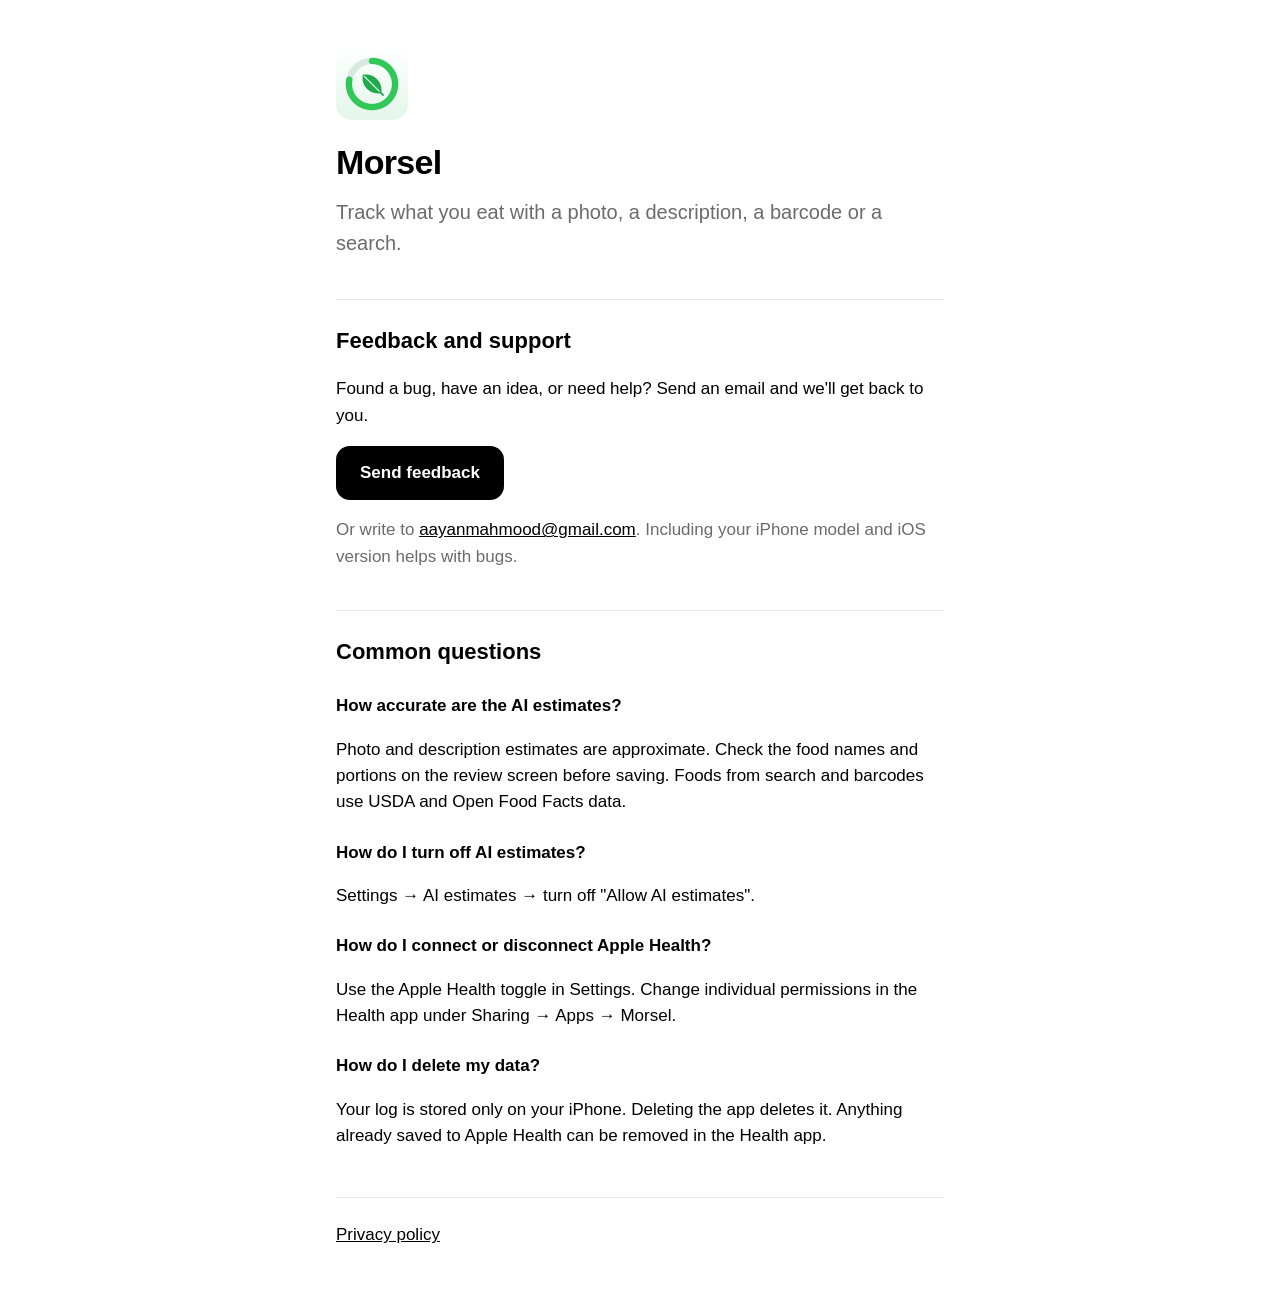
<file: index.html>
<!doctype html>
<html lang="en">
<head>
<meta charset="utf-8">
<meta name="viewport" content="width=device-width, initial-scale=1">
<title>Morsel Support</title>
<link rel="stylesheet" href="style.css">
</head>
<body>
<main>
  <img src="icon.png" alt="" width="72" height="72" class="icon">
  <h1>Morsel</h1>
  <p class="lead">Track what you eat with a photo, a description, a barcode or a search.</p>

  <h2>Feedback and support</h2>
  <p>Found a bug, have an idea, or need help? Send an email and we'll get back to you.</p>
  <p><a class="button" href="mailto:aayanmahmood@gmail.com?subject=Morsel%20feedback">Send feedback</a></p>
  <p class="muted">Or write to <a href="mailto:aayanmahmood@gmail.com">aayanmahmood@gmail.com</a>. Including your iPhone model and iOS version helps with bugs.</p>

  <h2>Common questions</h2>
  <h3>How accurate are the AI estimates?</h3>
  <p>Photo and description estimates are approximate. Check the food names and portions on the review screen before saving. Foods from search and barcodes use USDA and Open Food Facts data.</p>
  <h3>How do I turn off AI estimates?</h3>
  <p>Settings → AI estimates → turn off "Allow AI estimates".</p>
  <h3>How do I connect or disconnect Apple Health?</h3>
  <p>Use the Apple Health toggle in Settings. Change individual permissions in the Health app under Sharing → Apps → Morsel.</p>
  <h3>How do I delete my data?</h3>
  <p>Your log is stored only on your iPhone. Deleting the app deletes it. Anything already saved to Apple Health can be removed in the Health app.</p>

  <footer><a href="privacy.html">Privacy policy</a></footer>
</main>
</body>
</html>
</file>
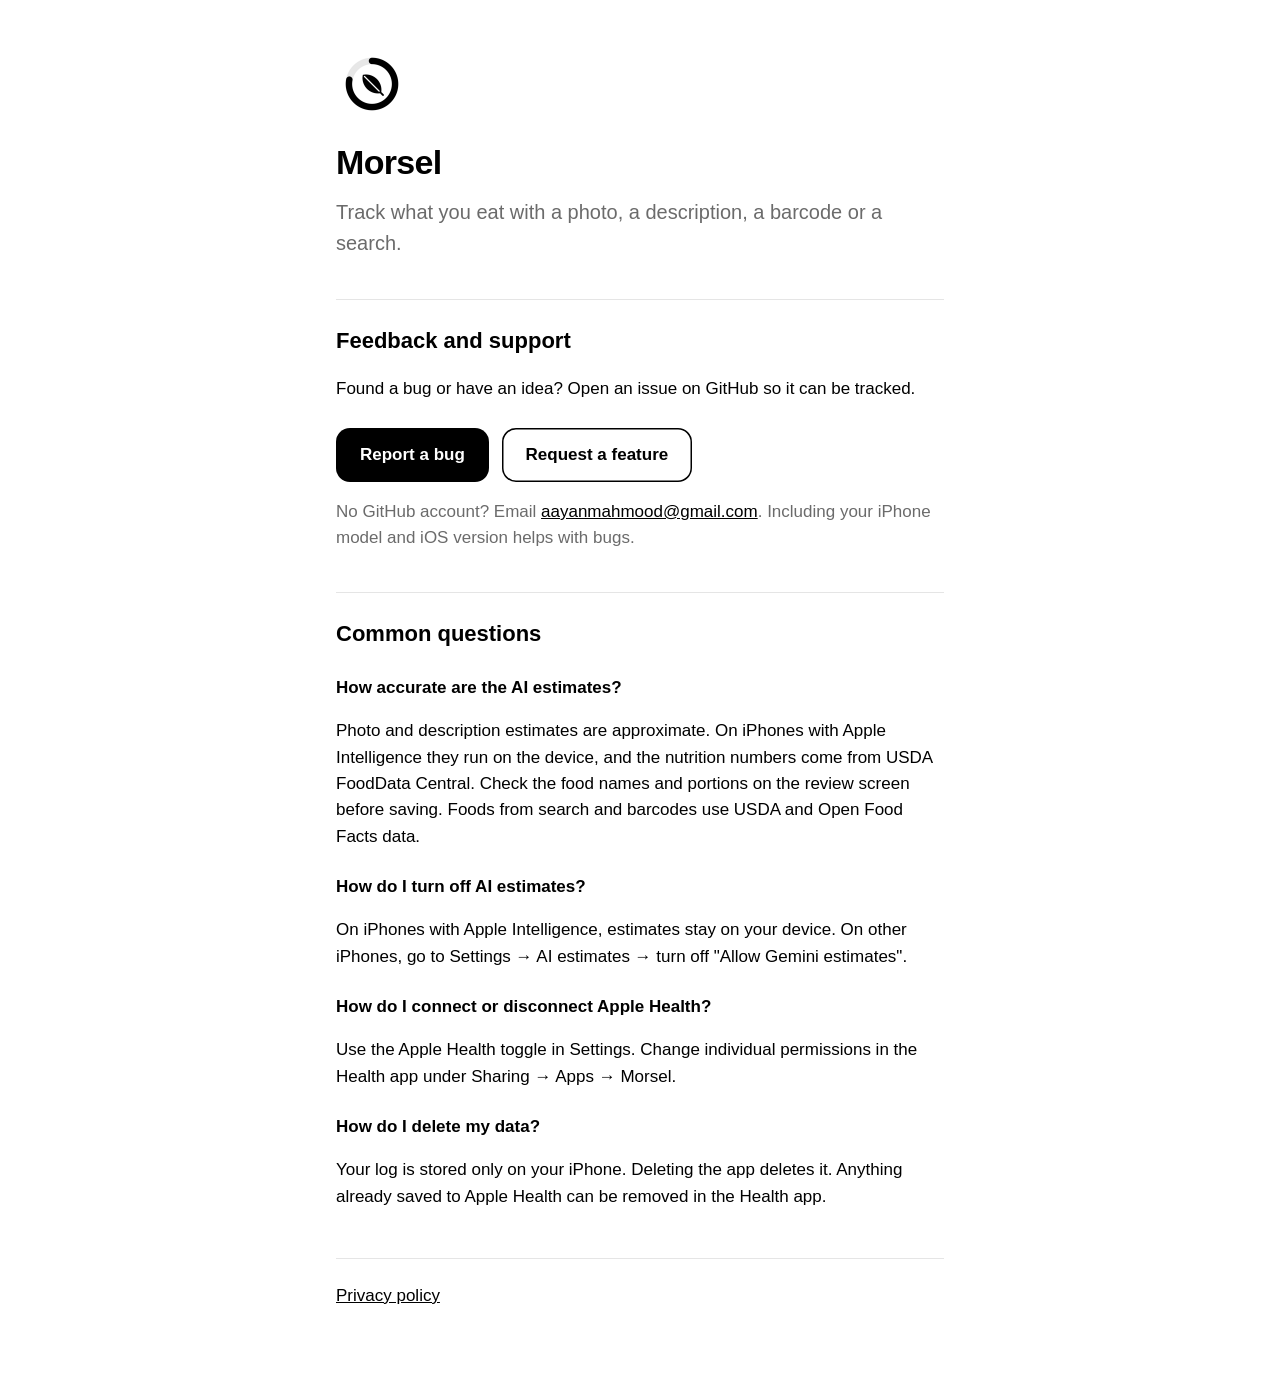
<file: docs/index.html>
<!doctype html>
<html lang="en">
<head>
<meta charset="utf-8">
<meta name="viewport" content="width=device-width, initial-scale=1">
<title>Morsel Support</title>
<link rel="stylesheet" href="style.css">
</head>
<body>
<main>
  <img src="icon.png" alt="" width="72" height="72" class="icon">
  <h1>Morsel</h1>
  <p class="lead">Track what you eat with a photo, a description, a barcode or a search.</p>

  <h2>Feedback and support</h2>
  <p>Found a bug or have an idea? Open an issue on GitHub so it can be tracked.</p>
  <p><a class="button" href="https://github.com/amahmood-sys/morsel-feedback/issues/new?template=bug_report.md">Report a bug</a>
     <a class="button secondary" href="https://github.com/amahmood-sys/morsel-feedback/issues/new?template=feature_request.md">Request a feature</a></p>
  <p class="muted">No GitHub account? Email <a href="mailto:aayanmahmood@gmail.com?subject=Morsel%20feedback">aayanmahmood@gmail.com</a>. Including your iPhone model and iOS version helps with bugs.</p>

  <h2>Common questions</h2>
  <h3>How accurate are the AI estimates?</h3>
  <p>Photo and description estimates are approximate. On iPhones with Apple Intelligence they run on the device, and the nutrition numbers come from USDA FoodData Central. Check the food names and portions on the review screen before saving. Foods from search and barcodes use USDA and Open Food Facts data.</p>
  <h3>How do I turn off AI estimates?</h3>
  <p>On iPhones with Apple Intelligence, estimates stay on your device. On other iPhones, go to Settings → AI estimates → turn off "Allow Gemini estimates".</p>
  <h3>How do I connect or disconnect Apple Health?</h3>
  <p>Use the Apple Health toggle in Settings. Change individual permissions in the Health app under Sharing → Apps → Morsel.</p>
  <h3>How do I delete my data?</h3>
  <p>Your log is stored only on your iPhone. Deleting the app deletes it. Anything already saved to Apple Health can be removed in the Health app.</p>

  <footer><a href="privacy.html">Privacy policy</a></footer>
</main>
</body>
</html>
</file>
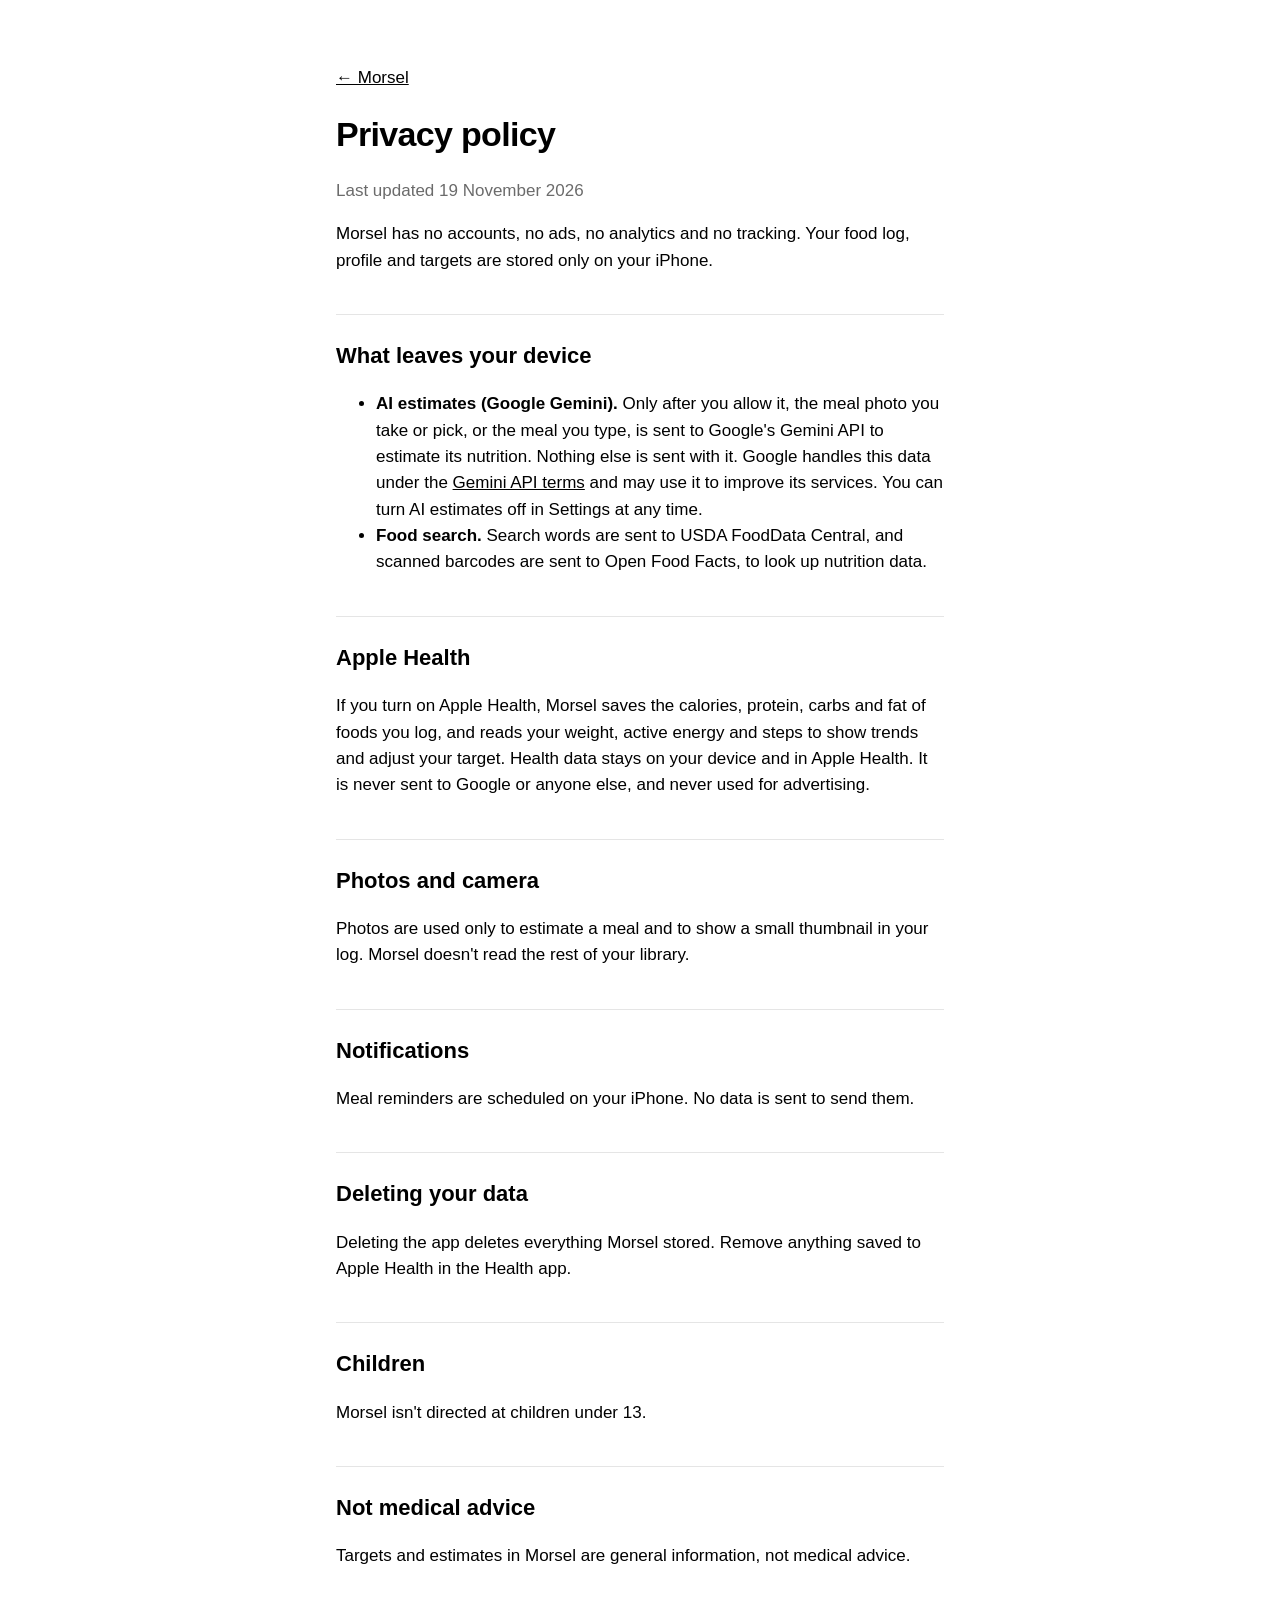
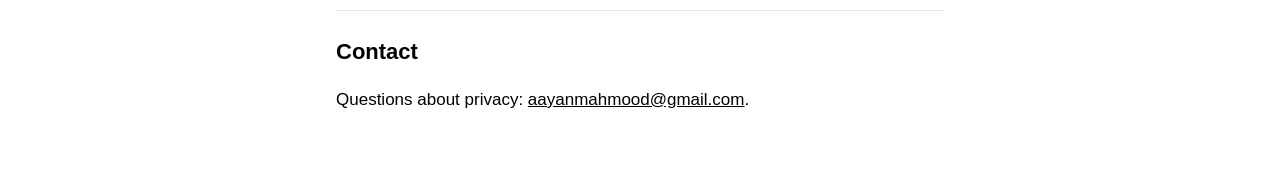
<file: privacy.html>
<!doctype html>
<html lang="en">
<head>
<meta charset="utf-8">
<meta name="viewport" content="width=device-width, initial-scale=1">
<title>Morsel Privacy Policy</title>
<link rel="stylesheet" href="style.css">
</head>
<body>
<main>
  <p><a href="index.html">← Morsel</a></p>
  <h1>Privacy policy</h1>
  <p class="muted">Last updated 19 November 2026</p>

  <p>Morsel has no accounts, no ads, no analytics and no tracking. Your food log, profile and targets are stored only on your iPhone.</p>

  <h2>What leaves your device</h2>
  <ul>
    <li><strong>AI estimates (Google Gemini).</strong> Only after you allow it, the meal photo you take or pick, or the meal you type, is sent to Google's Gemini API to estimate its nutrition. Nothing else is sent with it. Google handles this data under the <a href="https://ai.google.dev/gemini-api/terms">Gemini API terms</a> and may use it to improve its services. You can turn AI estimates off in Settings at any time.</li>
    <li><strong>Food search.</strong> Search words are sent to USDA FoodData Central, and scanned barcodes are sent to Open Food Facts, to look up nutrition data.</li>
  </ul>

  <h2>Apple Health</h2>
  <p>If you turn on Apple Health, Morsel saves the calories, protein, carbs and fat of foods you log, and reads your weight, active energy and steps to show trends and adjust your target. Health data stays on your device and in Apple Health. It is never sent to Google or anyone else, and never used for advertising.</p>

  <h2>Photos and camera</h2>
  <p>Photos are used only to estimate a meal and to show a small thumbnail in your log. Morsel doesn't read the rest of your library.</p>

  <h2>Notifications</h2>
  <p>Meal reminders are scheduled on your iPhone. No data is sent to send them.</p>

  <h2>Deleting your data</h2>
  <p>Deleting the app deletes everything Morsel stored. Remove anything saved to Apple Health in the Health app.</p>

  <h2>Children</h2>
  <p>Morsel isn't directed at children under 13.</p>

  <h2>Not medical advice</h2>
  <p>Targets and estimates in Morsel are general information, not medical advice.</p>

  <h2>Contact</h2>
  <p>Questions about privacy: <a href="mailto:aayanmahmood@gmail.com">aayanmahmood@gmail.com</a>.</p>
</main>
</body>
</html>
</file>
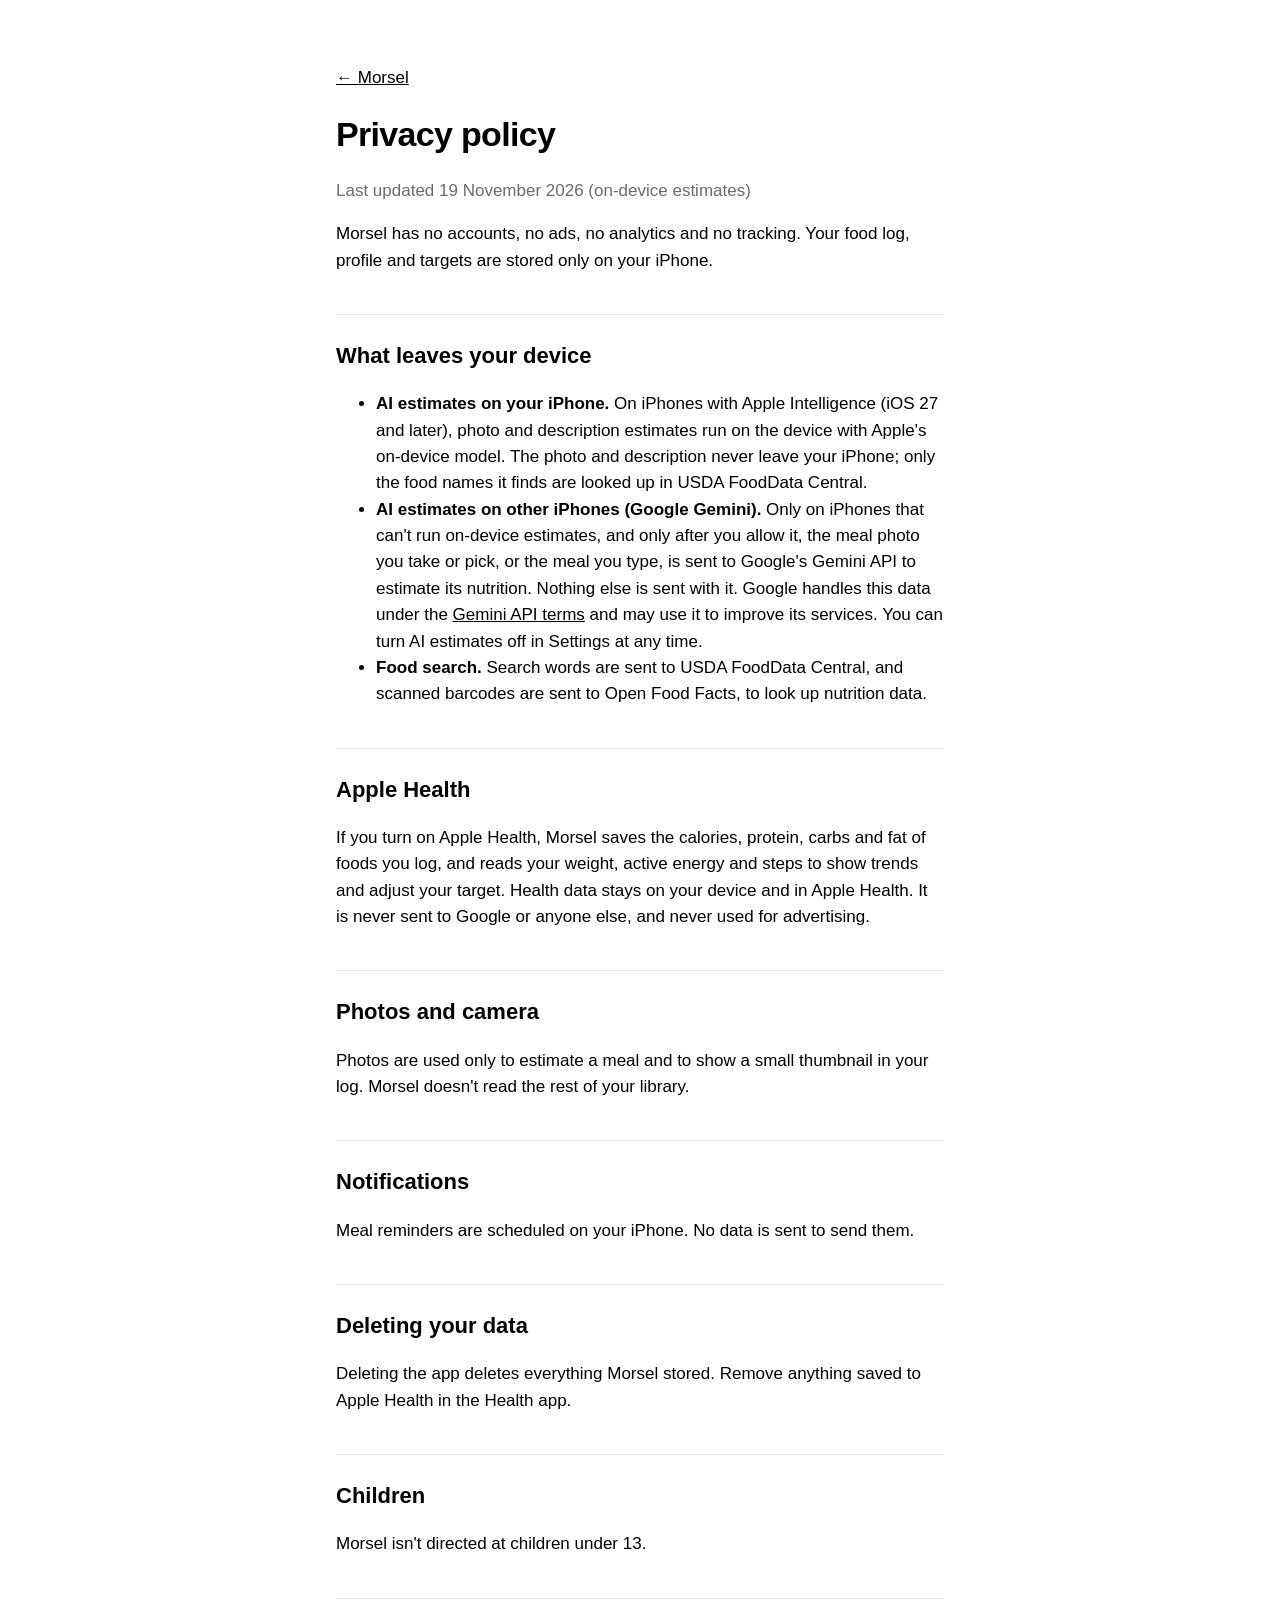
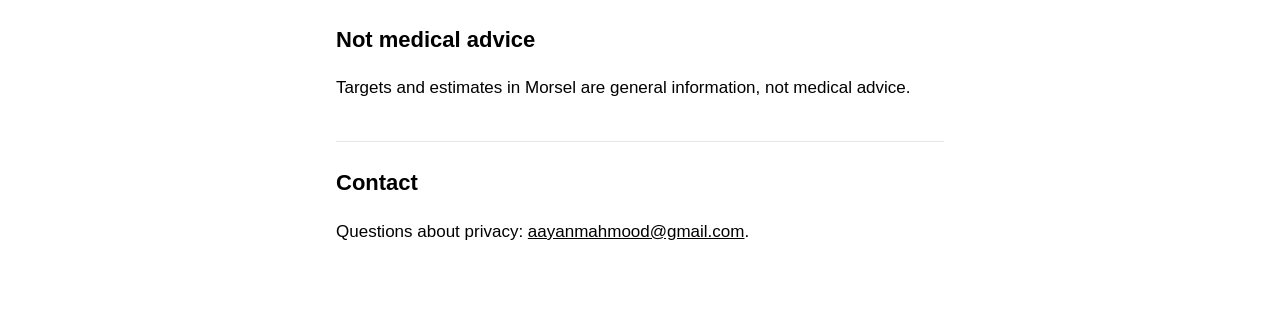
<file: docs/privacy.html>
<!doctype html>
<html lang="en">
<head>
<meta charset="utf-8">
<meta name="viewport" content="width=device-width, initial-scale=1">
<title>Morsel Privacy Policy</title>
<link rel="stylesheet" href="style.css">
</head>
<body>
<main>
  <p><a href="index.html">← Morsel</a></p>
  <h1>Privacy policy</h1>
  <p class="muted">Last updated 19 November 2026 (on-device estimates)</p>

  <p>Morsel has no accounts, no ads, no analytics and no tracking. Your food log, profile and targets are stored only on your iPhone.</p>

  <h2>What leaves your device</h2>
  <ul>
    <li><strong>AI estimates on your iPhone.</strong> On iPhones with Apple Intelligence (iOS 27 and later), photo and description estimates run on the device with Apple's on-device model. The photo and description never leave your iPhone; only the food names it finds are looked up in USDA FoodData Central.</li>
    <li><strong>AI estimates on other iPhones (Google Gemini).</strong> Only on iPhones that can't run on-device estimates, and only after you allow it, the meal photo you take or pick, or the meal you type, is sent to Google's Gemini API to estimate its nutrition. Nothing else is sent with it. Google handles this data under the <a href="https://ai.google.dev/gemini-api/terms">Gemini API terms</a> and may use it to improve its services. You can turn AI estimates off in Settings at any time.</li>
    <li><strong>Food search.</strong> Search words are sent to USDA FoodData Central, and scanned barcodes are sent to Open Food Facts, to look up nutrition data.</li>
  </ul>

  <h2>Apple Health</h2>
  <p>If you turn on Apple Health, Morsel saves the calories, protein, carbs and fat of foods you log, and reads your weight, active energy and steps to show trends and adjust your target. Health data stays on your device and in Apple Health. It is never sent to Google or anyone else, and never used for advertising.</p>

  <h2>Photos and camera</h2>
  <p>Photos are used only to estimate a meal and to show a small thumbnail in your log. Morsel doesn't read the rest of your library.</p>

  <h2>Notifications</h2>
  <p>Meal reminders are scheduled on your iPhone. No data is sent to send them.</p>

  <h2>Deleting your data</h2>
  <p>Deleting the app deletes everything Morsel stored. Remove anything saved to Apple Health in the Health app.</p>

  <h2>Children</h2>
  <p>Morsel isn't directed at children under 13.</p>

  <h2>Not medical advice</h2>
  <p>Targets and estimates in Morsel are general information, not medical advice.</p>

  <h2>Contact</h2>
  <p>Questions about privacy: <a href="mailto:aayanmahmood@gmail.com">aayanmahmood@gmail.com</a>.</p>
</main>
</body>
</html>
</file>
<file: style.css>
:root { --bg: #fff; --fg: #000; --muted: #6b6b6b; --line: #e5e5e5; color-scheme: light dark; }
@media (prefers-color-scheme: dark) { :root { --bg: #000; --fg: #fff; --muted: #9a9a9a; --line: #2a2a2a; } }
* { box-sizing: border-box; }
body { margin: 0; background: var(--bg); color: var(--fg); font: 17px/1.55 -apple-system, BlinkMacSystemFont, "Helvetica Neue", sans-serif; }
main { max-width: 640px; margin: 0 auto; padding: 48px 16px 64px; }
h1 { font-size: 34px; margin: 8px 0; letter-spacing: -0.02em; }
h2 { font-size: 22px; margin-top: 40px; padding-top: 24px; border-top: 1px solid var(--line); }
h3 { font-size: 17px; margin: 24px 0 4px; }
a { color: var(--fg); }
.icon { border-radius: 16px; }
.lead { font-size: 20px; color: var(--muted); margin-top: 0; }
.muted { color: var(--muted); }
.button { display: inline-block; background: var(--fg); color: var(--bg); text-decoration: none; font-weight: 600; padding: 14px 24px; border-radius: 14px; }
footer { margin-top: 48px; padding-top: 24px; border-top: 1px solid var(--line); }
</file>
<file: docs/style.css>
:root { --bg: #fff; --fg: #000; --muted: #6b6b6b; --line: #e5e5e5; color-scheme: light dark; }
@media (prefers-color-scheme: dark) { :root { --bg: #000; --fg: #fff; --muted: #9a9a9a; --line: #2a2a2a; } }
* { box-sizing: border-box; }
body { margin: 0; background: var(--bg); color: var(--fg); font: 17px/1.55 -apple-system, BlinkMacSystemFont, "Helvetica Neue", sans-serif; }
main { max-width: 640px; margin: 0 auto; padding: 48px 16px 64px; }
h1 { font-size: 34px; margin: 8px 0; letter-spacing: -0.02em; }
h2 { font-size: 22px; margin-top: 40px; padding-top: 24px; border-top: 1px solid var(--line); }
h3 { font-size: 17px; margin: 24px 0 4px; }
a { color: var(--fg); }
.icon { border-radius: 16px; }
.lead { font-size: 20px; color: var(--muted); margin-top: 0; }
.muted { color: var(--muted); }
.button { display: inline-block; background: var(--fg); color: var(--bg); text-decoration: none; font-weight: 600; padding: 14px 24px; border-radius: 14px; }
footer { margin-top: 48px; padding-top: 24px; border-top: 1px solid var(--line); }
.button.secondary { background: transparent; color: var(--fg); box-shadow: inset 0 0 0 1.5px var(--fg); margin: 8px 0 0; }
.button { margin-right: 8px; }
</file>
